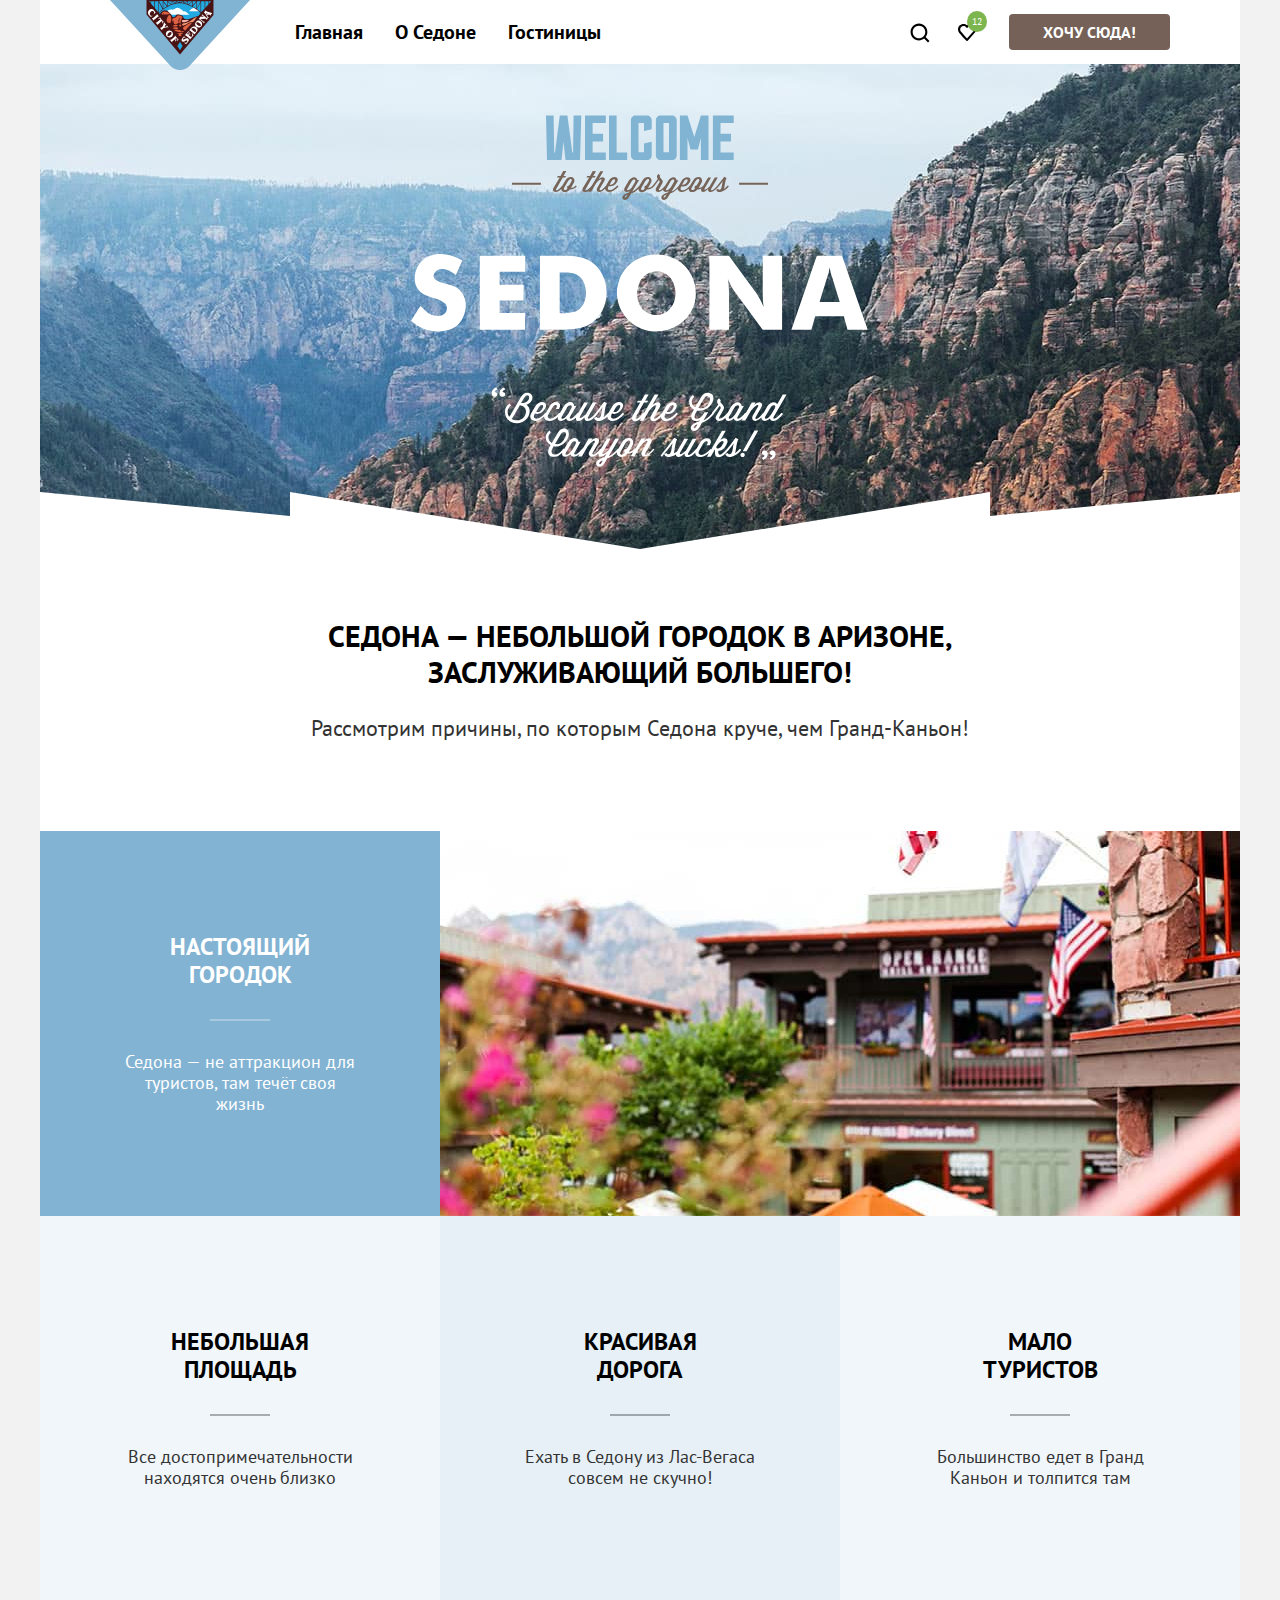
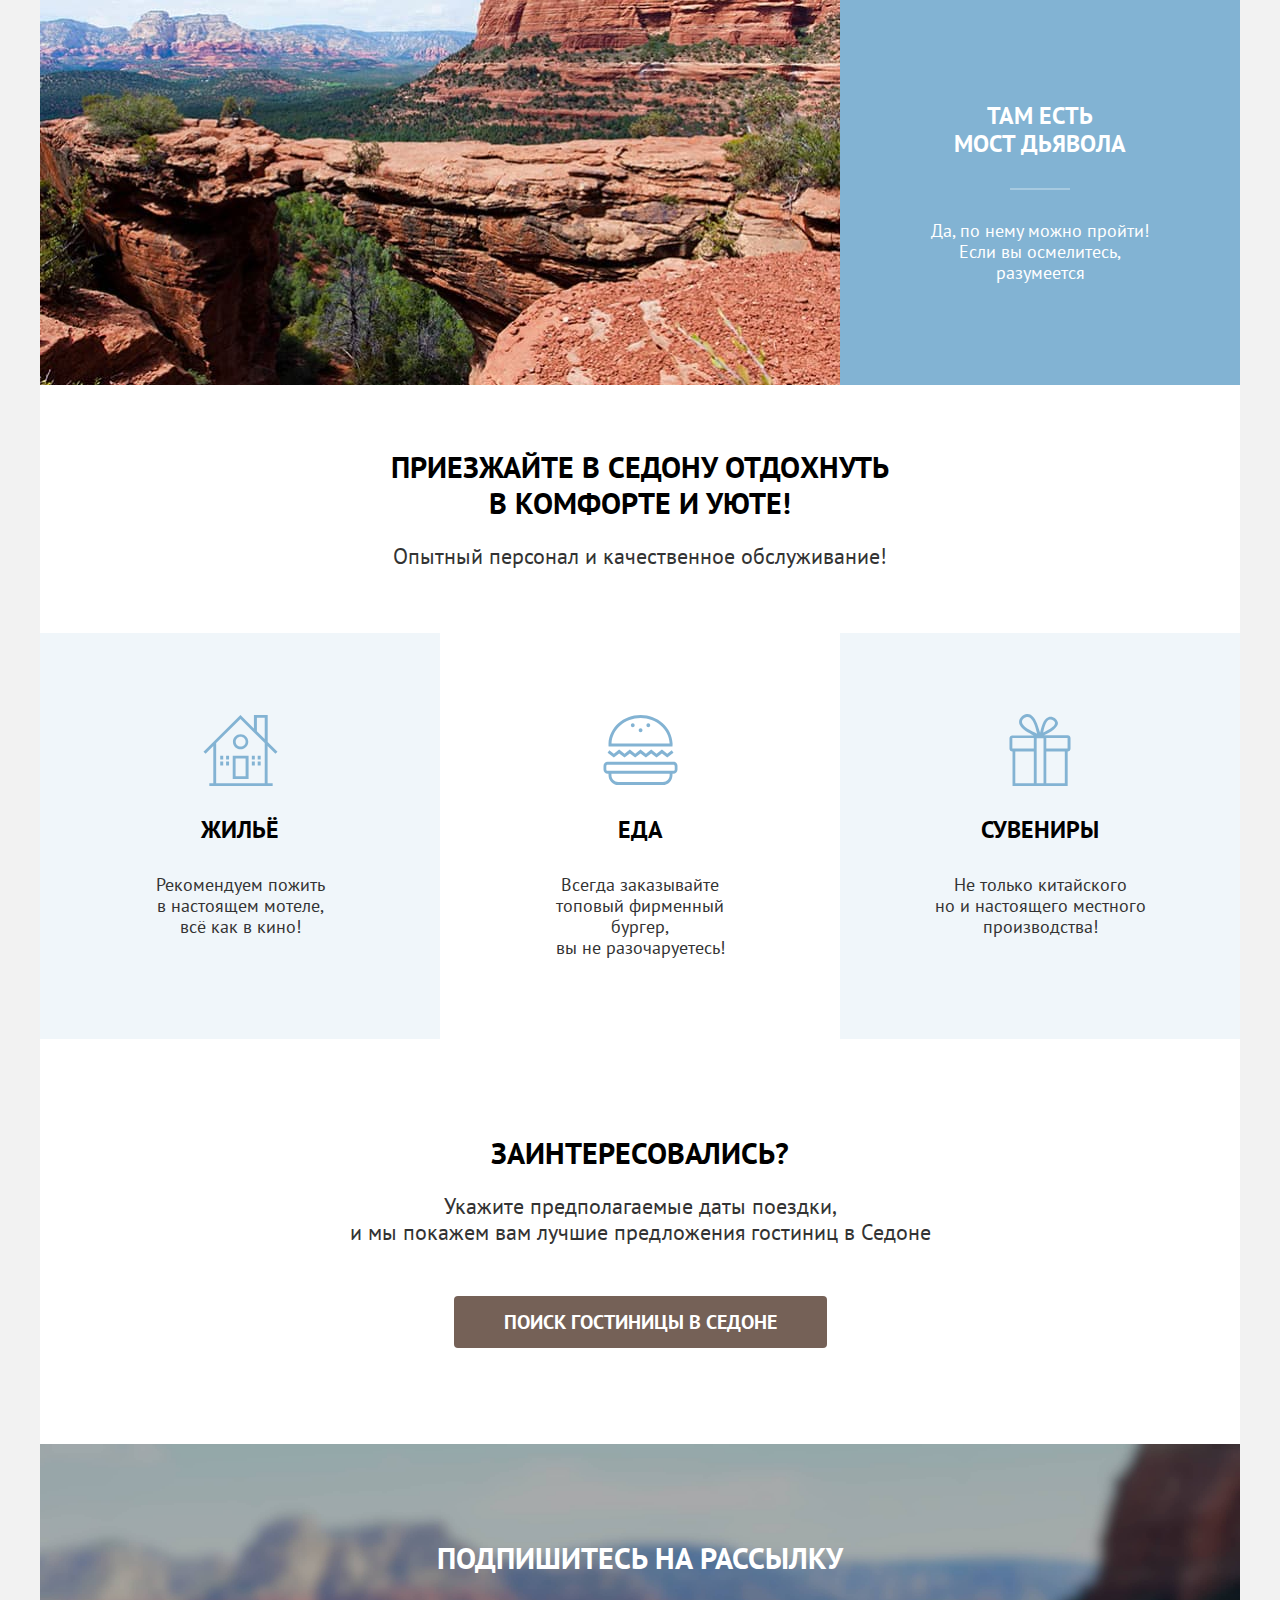
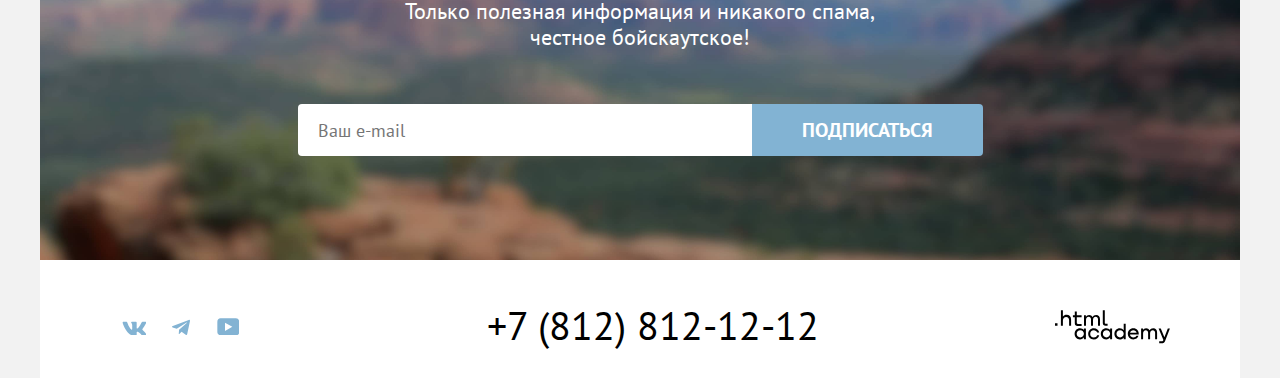
<file: index.html>
<!DOCTYPE html>
<html lang="ru">

<head>
  <meta charset="utf-8">
  <title>HTML Academy: Седона</title>
  <link rel="stylesheet" href="style/style.css">
  <link rel="icon" href="favicon.ico">
  <link rel="icon" type="image/png" href="images/favicon.png">
</head>

<body>
  <div class="container">
    <header class="page-header" data-test="header">
      <nav class="navigation">
        <div class="header-wrapper">
          <a class="logo" href="index.html">
            <img class="header-logo" src="images/logo.svg" width="140" height="70" alt="Логотип Седоны">
          </a>
          <ul class="navigation-list">
            <li class="navigation-item"><a class="navigation-item-link" href="#">Главная</a>
            </li>
            <li class="navigation-item"><a class="navigation-item-link" href="#">О Седоне</a>
            </li>
            <li class="navigation-item"><a class="navigation-item-link" href="catalog.html">Гостиницы</a>
            </li>
          </ul>
          <div class="container-navigation-user">
            <ul class="navigation-user">
              <li class="navigation-user-item"><a class="navigation-user-link navigation-user-search" href="#">
                  <span class="visually-hidden">Поиск</span>
                </a>
              </li>
              <li class="navigation-user-item"><a class="navigation-user-link navigation-user-favourite" href="#">
                  <span class="visually-hidden">Избранное</span>
                </a>
              </li>
            </ul>
            <a class="button button-brown header-button" href="#">Хочу сюда!</a>
          </div>
        </div>
      </nav>
    </header>
    <main class="main-content main-container" data-test="main">
      <section class="hero" data-test="hero">
        <div class="page-container">
          <h1 class="visually-hidden">Седона-небольшой городок в Аризоне</h1>
          <img class="title-img" src="images/welcome.svg" width="458" height="352"
            alt="Welcome to the gorgeus Sedona 'Because the Grand Canyon sucks!'">
        </div>
      </section>
      <section class="advantages" data-test="advantages">
        <h2 class="Преимущества"></h2>
        <p class="advantages-lead">Седона — небольшой городок в Аризоне,<br>
          заслуживающий большего!</p>
        <p class="advantages-lead-subtitle">Рассмотрим причины, по которым Седона круче, чем Гранд-Каньон!</p>
        <ul class="advantages-list">
          <li class="advantages-item advantages-item-1">
            <div class="text-container-img">
              <h3 class="advantages-title advantages-title-1">Настоящий городок</h3>
              <div class="advantages-line-1"></div>
              <p class="advantages-desc advantages-desc-1">Седона — не аттракцион для туристов, там течёт своя жизнь</p>
            </div>
            <img class="advantages-img" src="images/advantages-1.jpg" width="800" height="385" alt="Дом с балконом">
          </li>
        </ul>
        <div class="advantages-container">
          <ul class="advantages-container-items">
            <li class="advantages-item advantages-item-2 advantages-item-color">
              <div class="text-container">
                <h3 class="advantages-title advantages-title-2">Небольшая площадь</h3>
                <div class="advantages-line"></div>
                <p class="advantages-desc advantages-desc-2">Все достопримечательности находятся очень близко</p>
              </div>
            </li>
            <li class="advantages-item advantages-item-3 advantages-item-color">
              <div class="text-container">
                <h3 class="advantages-title advantages-title-3">Красивая <br> дорога</h3>
                <div class="advantages-line"></div>
                <p class="advantages-desc advantages-desc-3">Ехать в Седону из Лас-Вегаса совсем не скучно!</p>
              </div>
            </li>
            <li class="advantages-item advantages-item-4 advantages-item-color">
              <div class="text-container">
                <h3 class="advantages-title advantages-title-4">Мало <br>туристов</h3>
                <div class="advantages-line"></div>
                <p class="advantages-desc advantages-desc-4">Большинство едет в Гранд Каньон и толпится там</p>
              </div>
            </li>
          </ul>
        </div>
        <ul class="advantages-list">
          <li class="advantages-item advantages-item-5">
            <div class="text-container-img">
              <h3 class="advantages-title advantages-title-5">Там есть <br> мост дьявола</h3>
              <div class="advantages-line-5"></div>
              <p class="advantages-desc advantages-desc-5">Да, по нему можно пройти! Если вы осмелитесь, разумеется</p>
            </div>
            <img class="advantages-img" src="images/advantages-2.jpg" width="800" height="385" alt="Скалистая дорога">
          </li>
        </ul>
      </section>
      <section class="infrastucture" data-test="advantages">
        <h2 class="visually-hidden">Инфраструктура</h2>
        <p class="infrastucture-lead">Приезжайте в Седону отдохнуть <br> в комфорте и уюте!</p>
        <p class="infrastucture-lead-subtitle">Опытный персонал и качественное обслуживание!</p>
        <ul class="infrastucture-list">
          <li class="infrastucture-item infrastucture-item-icon infrastucture-item-home">
            <h3 class="infrastucture-title">Жильё</h3>
            <p class="infrastucture-desc">Рекомендуем пожить <br>в настоящем мотеле,<br> всё как в кино!</p>
          </li>
          <li class="infrastucture-item infrastucture-item-icon infrastucture-item-food">
            <h3 class="infrastucture-title">Еда</h3>
            <p class="infrastucture-desc">Всегда заказывайте <br>топовый фирменный бургер,<br> вы не разочаруетесь!</p>
          </li>
          <li class="infrastucture-item infrastucture-item-icon infrastucture-item-sovereign">
            <h3 class="infrastucture-title">Сувениры</h3>
            <p class="infrastucture-desc">Не только китайского <br>но и настоящего местного <br>производства!</p>
          </li>
        </ul>
      </section>
      <section class="search-catalog" data-test="search">
        <h2 class="search-lead">Заинтересовались?</h2>
        <p class="search-lead-subtitle">Укажите предполагаемые даты поездки,<br>и мы покажем вам лучшие предложения
          гостиниц в Седоне</p>
        <a class="button button-brown search-button" href="#">Поиск гостиницы в Седоне</a>
      </section>
      <section class="subscribe" data-test="subscribe">
        <h2 class="subscribe-title">Подпишитесь на рассылку</h2>
        <p class="subscribe-subtitle">Только полезная информация и никакого спама, <br>честное бойскаутское!</p>
        <form class="form-subscribe" action="https://echo.htmlacademy.ru/">
          <input class="field field-index" type="email" name="email" placeholder="Ваш e-mail" required>
          <button class=" button-blue subscribe-button" type="submit">Подписаться</button>
        </form>
      </section>
    </main>
    <footer class="page-footer" data-test="footer">
      <div class="social-footer">
        <ul class="social-list">
          <li class="social-item">
            <span class="visually-hidden">Вконтакте</span>
            <a class="social-link" href="https://vk.com/htmlacademy">
              <svg aria-hidden="true" focusable="false" xmlns="http://www.w3.org/2000/svg" width="24" height="14"
                fill="#83B3D3">
                <path
                  d="M24.116 1.804c.166-.546 0-.948-.795-.948h-2.625c-.668 0-.976.347-1.143.73 0 0-1.335 3.196-3.226 5.272-.612.602-.89.793-1.224.793-.167 0-.418-.19-.418-.738V1.804c0-.656-.184-.948-.74-.948H9.817c-.417 0-.668.304-.668.593 0 .621.946.765 1.043 2.513V7.76c0 .833-.153.984-.487.984-.89 0-3.055-3.21-4.34-6.885-.249-.715-.5-1.003-1.172-1.003H1.566c-.75 0-.9.347-.9.73 0 .682.89 4.07 4.145 8.551 2.17 3.06 5.225 4.72 8.008 4.72 1.67 0 1.875-.369 1.875-1.004V11.54c0-.737.158-.884.687-.884.39 0 1.057.192 2.615 1.667 1.78 1.75 2.073 2.533 3.075 2.533h2.625c.75 0 1.126-.368.91-1.096-.238-.724-1.088-1.775-2.215-3.022-.612-.71-1.53-1.475-1.809-1.858-.389-.49-.278-.71 0-1.147 0 0 3.2-4.426 3.533-5.929h.001Z" />
              </svg>
            </a>
          </li>
          <li class="social-item">
            <span class="visually-hidden">Телеграм</span>
            <a class="social-link" href="https://t.me/htmlacademy">
              <svg aria-hidden="true" focusable="false" xmlns="http://www.w3.org/2000/svg" width="18" height="16"
                fill="#83B3D3">
                <path
                  d="M16.785.956.84 7.104C-.248 7.541-.24 8.148.64 8.42l4.094 1.277 9.472-5.976c.448-.272.857-.126.52.173l-7.673 6.925H7.05l.002.001-.283 4.22c.414 0 .597-.19.829-.414l1.988-1.934 4.136 3.055c.762.42 1.31.205 1.5-.706l2.715-12.795c.278-1.114-.425-1.618-1.153-1.29Z" />
              </svg>
            </a>
          </li>
          <li class="social-item">
            <span class="visually-hidden">Ютуб</span>
            <a class="social-link" href="https://www.youtube.com/user/htmlacademyru">
              <svg aria-hidden="true" focusable="false" xmlns="http://www.w3.org/2000/svg" width="22" height="17"
                fill="#83B3D3">
                <path
                  d="M18.94.356H3.507C1.647.356.333 1.95.333 3.756V13.85c0 1.913 1.314 3.506 3.174 3.506H19.16c1.642 0 3.174-1.593 3.174-3.4v-10.2c-.219-1.806-1.532-3.4-3.393-3.4ZM7.995 12.894V4.819l7.333 4.037-7.333 4.038Z" />
              </svg>
            </a>
          </li>
        </ul>
      </div>
      <div class="phone-footer">
        <h3 class="visually-hidden">Телефон</h3>
        <a class="phone" href="tel:+78128121212">+7 (812) 812-12-12 </a>
      </div>
      <div class="copyright-footer">
        <a class="copyright" href="https://htmlacademy.ru">
          <span class="visually-hidden">Сайт HTML академии</span>
          <svg aria-hidden="true" focusable="false" xmlns="http://www.w3.org/2000/svg" width="115" height="34"
            fill="#000">
            <path
              d="M0 13.256v2.6h2.5v-2.6H0ZM11.6 4.856c-1.6 0-2.8.7-3.6 1.7h-.1v-6.2h-2v15.5h2v-5.3c0-2.1 1.3-3.6 3.3-3.6 1.8 0 2.9 1.4 2.9 3.2v5.7h2v-6.1c.1-3-1.8-4.9-4.5-4.9ZM26.6 5.156h-4.8v-3.7h-2v3.8h-1.9v2h1.9v6c0 1.7 1 2.7 2.7 2.7h4.1v-2h-3.7c-.7 0-1.1-.4-1.1-1.1v-5.7h4.8v-2ZM41.1 4.956c-1.6 0-2.9.8-3.5 2.1h-.1c-.6-1.2-1.8-2.1-3.4-2.1-1.4 0-2.5.8-3.1 1.8h-.1v-1.6H29v10.6h2v-5.4c0-2 1-3.5 2.6-3.5 1.5 0 2.4 1 2.4 2.6v6.3h2v-5.6c0-2.4 1.4-3.3 2.6-3.3 1.5 0 2.4 1 2.4 2.6v6.3h2v-6.5c.1-2.5-1.4-4.3-3.9-4.3ZM47.8 13.056c0 1.7 1 2.7 2.8 2.7h2v-2h-1.7c-.7 0-1.1-.4-1.1-1.1V.356h-2v12.7ZM28.9 20.056c-.9-1.1-2.2-1.8-3.9-1.8-3.1 0-5.4 2.3-5.4 5.6s2.3 5.6 5.4 5.6c1.8 0 3-.8 3.8-1.9h.1v1.6h2v-10.6h-2v1.5Zm-3.6 7.4c-2.2 0-3.6-1.6-3.6-3.6s1.4-3.6 3.6-3.6 3.6 1.6 3.6 3.6c0 1.9-1.4 3.6-3.6 3.6ZM44.2 22.356c-.5-2.4-2.6-4.1-5.4-4.1-3.4 0-5.6 2.5-5.6 5.6 0 3.1 2.2 5.6 5.6 5.6 2.8 0 4.9-1.8 5.4-4.2h-2.1c-.4 1.3-1.7 2.3-3.3 2.3-2.2 0-3.6-1.6-3.6-3.6s1.4-3.6 3.6-3.6c1.6 0 2.8 1 3.3 2.2h2.1v-.2ZM55.1 20.056c-.9-1.1-2.2-1.8-3.9-1.8-3.1 0-5.4 2.3-5.4 5.6s2.3 5.6 5.4 5.6c1.8 0 3-.8 3.8-1.9h.1v1.6h2v-10.6h-2v1.5Zm-3.6 7.4c-2.2 0-3.6-1.6-3.6-3.6s1.4-3.6 3.6-3.6 3.6 1.6 3.6 3.6c0 1.9-1.5 3.6-3.6 3.6ZM68.7 20.156c-.9-1.1-2.2-1.9-3.9-1.9-3.1 0-5.4 2.3-5.4 5.6s2.2 5.6 5.4 5.6c1.7 0 3-.8 3.8-1.8h.1v1.5h2v-15.4h-2v6.4Zm-3.6 7.3c-2.2 0-3.6-1.6-3.6-3.6s1.4-3.6 3.6-3.6 3.6 1.6 3.6 3.6c-.1 2-1.5 3.6-3.6 3.6ZM78.3 18.256c-3.3 0-5.5 2.5-5.5 5.6 0 3 2.1 5.6 5.5 5.6 2.5 0 4.5-1.3 5.2-3.6h-2.1c-.5 1-1.6 1.6-3 1.6-1.9 0-3.3-1.3-3.4-2.9h8.8c.2-3.6-2-6.3-5.5-6.3Zm0 1.9c1.7 0 3 1 3.3 2.6h-6.5c.3-1.5 1.5-2.6 3.2-2.6ZM98.2 18.256c-1.6 0-2.9.8-3.6 2h-.1c-.6-1.2-1.8-2-3.4-2-1.4 0-2.5.7-3.1 1.8v-1.5h-1.9v10.6h2v-5.4c0-2 1-3.4 2.6-3.5 1.5 0 2.4 1 2.4 2.6v6.3h2v-5.6c0-2.4 1.4-3.3 2.6-3.3 1.5 0 2.4 1 2.4 2.6v6.3h2v-6.5c.1-2.6-1.4-4.4-3.9-4.4ZM109.4 27.356l-3.6-8.9h-2.2l4.8 11.6c-.3.9-.7 1.2-1.7 1.2h-2.5v2h2.5c1.8 0 2.8-.8 3.5-2.6l4.7-12.2h-2.1l-3.4 8.9Z" />
          </svg>
        </a>
      </div>
    </footer>
    <div class="modal-container">
      <div class="modal-container modal-container-close">
        <div class="modal modal-auth">
          <button class="modal-close-button" type="button">
            <span class="visually-hidden">Закрыть</span>
          </button>
          <section class="modal-content">
            <h2 class="modal-title">Поиск гостиницы в Седоне</h2>
            <form class="search-form" action="https://echo.htmlacademy.ru/" method="post">
              <div class="modal-form-container">
                <label class="label-check-in label-text" for="check-in">Дата Заезда:</label>
                <input class="date-check-in modal-input input-date" type="text" name="check-in"
                  placeholder="Укажите дату" required id="check-in" value="27 апреля 2020">
                <span class="notification-check-in">Мы не можем отправить вас в прошлое.</span>
              </div>
              <div class="modal-form-container">
                <label class="label-departure label-text" for="departure">Дата Выезда:</label>
                <input class="date-departure modal-input input-date" type="text" name="departure"
                  placeholder="Укажите дату" required id="departure" value="1 сентября 2023">
                <span class="notification-departure">На эти даты есть свободные номера. Пока есть.</span>
              </div>
              <div class="modal-form-container adults-child-container">
                <label class="label-adults label-text" for="adults">Взрослые:</label>
                <input class="adults modal-input" type="text" name="adults" id="adults" value="2" required>
                <button class="button-minus button-minus-adults" type="button"><svg width="20" height="20"
                    viewBox="0 0 20 20" xmlns="http://www.w3.org/2000/svg">
                    <path d="M3 9V11H17V9H3Z" />
                  </svg>
                </button>
                <button class="button-plus button-plus-adults" type="button">
                  <svg width="14" height="14" xmlns="http://www.w3.org/2000/svg">
                    <path d="M14 6H8V0H6V6H0V8H6V14H8V8H14V6Z" />
                  </svg>
                </button>
                <label class="label-child label-text" for="child">Дети:</label>
                <span class="tooltip"><button class="tooltip-toggle" type="button">
                    <svg aria-hidden="true" focusable="false" width="20" height="20" viewBox="0 0 20 20"
                      xmlns="http://www.w3.org/2000/svg">
                      <path fill-rule="evenodd" clip-rule="evenodd" d="M9 4H11V6H9V4ZM11 16H9V7H11V16Z" fill="white" />
                    </svg>
                  </button>
                  <span class="tooltip-text">Укажите количество детей, которые будут с вами, возраст которых от 6 до 18
                    лет. Дети до 6 лет размещаются бесплатно</span>
                </span>
                <input class="child modal-input" type="text" name="child" id="child" value="2" required>
                <button class="button-minus button-minus-child" type="button"><svg width="20" height="20"
                    xmlns="http://www.w3.org/2000/svg">
                    <path d="M3 9V11H17V9H3Z" />
                  </svg>
                </button>
                <button class="button-plus button-plus-child" type="button">
                  <svg width="14" height="14" viewBox="0 0 14 14" xmlns="http://www.w3.org/2000/svg">
                    <path d="M14 6H8V0H6V6H0V8H6V14H8V8H14V6Z" />
                  </svg>
                </button>

              </div>
            </form>
            <button class="button button-blue button-modal" type="button">Найти</button>
          </section>
        </div>
      </div>
    </div>
  </div>
</body>

</html>
</file>
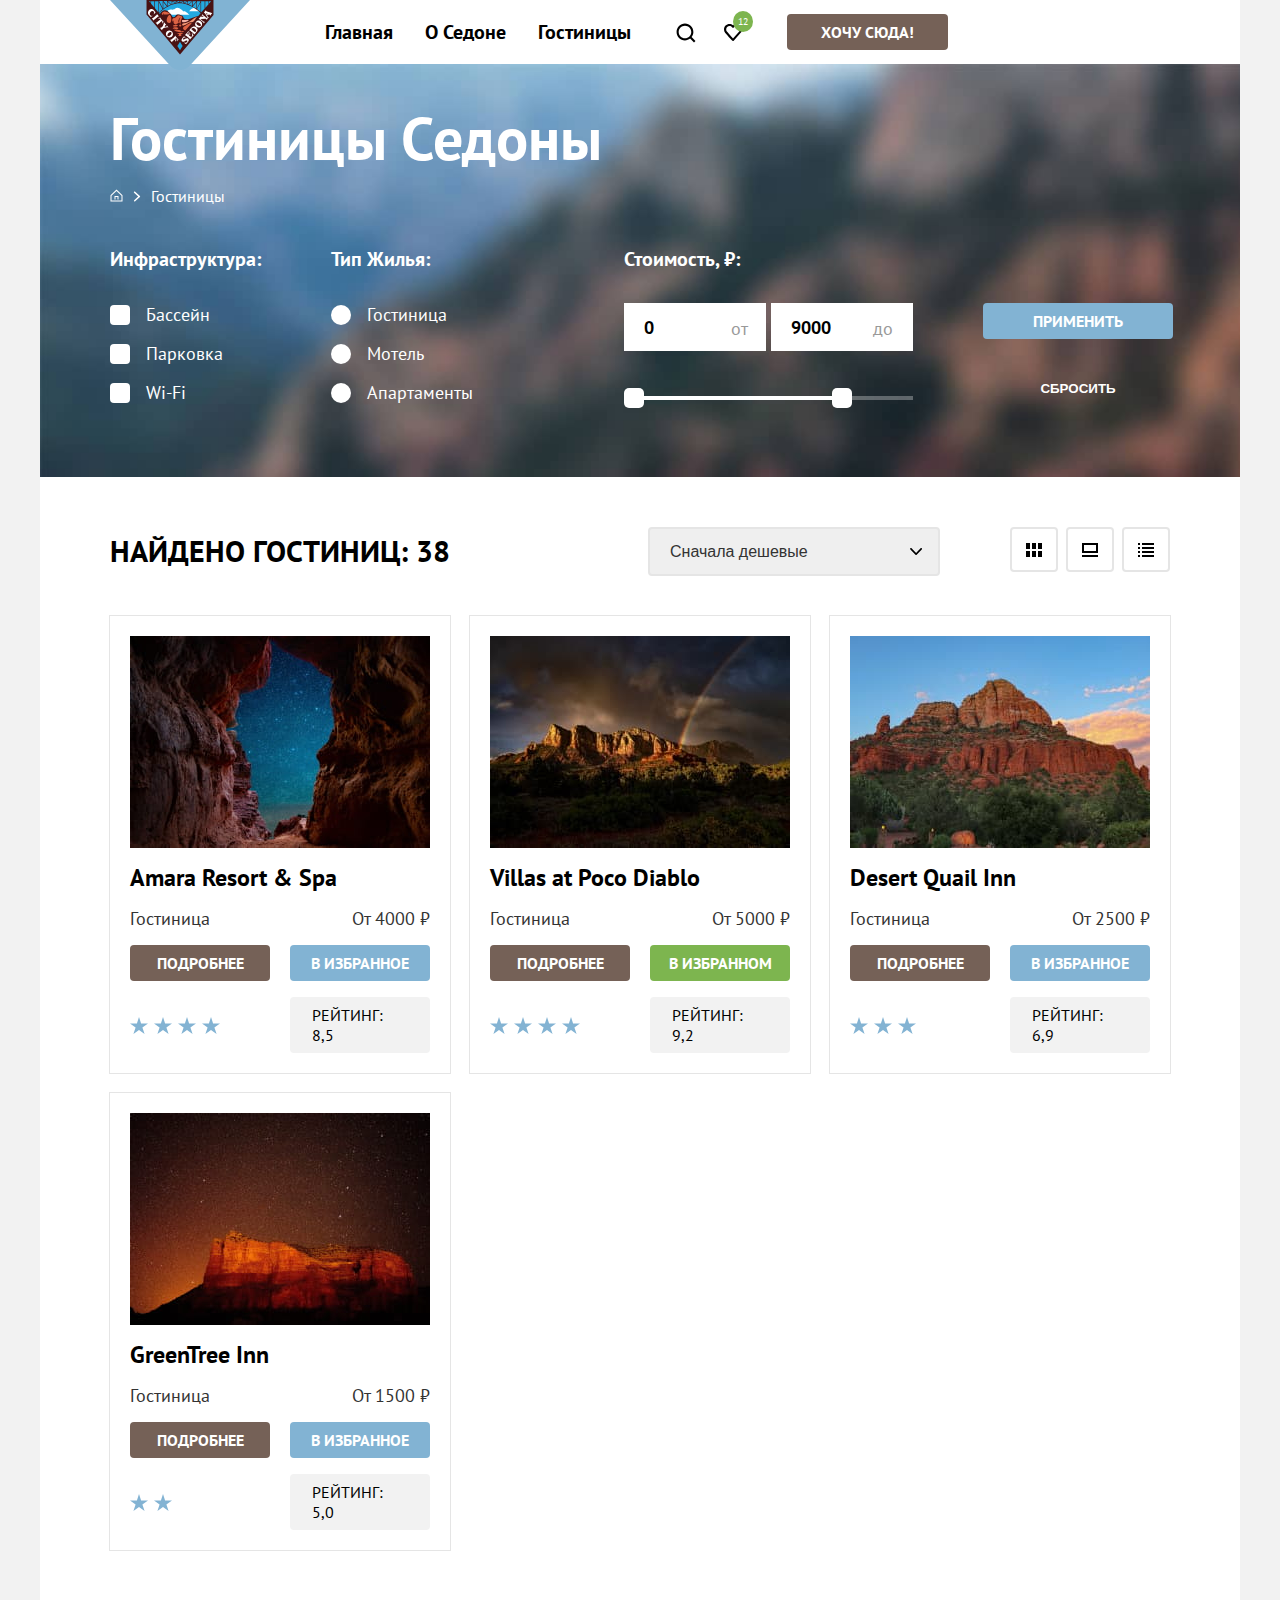
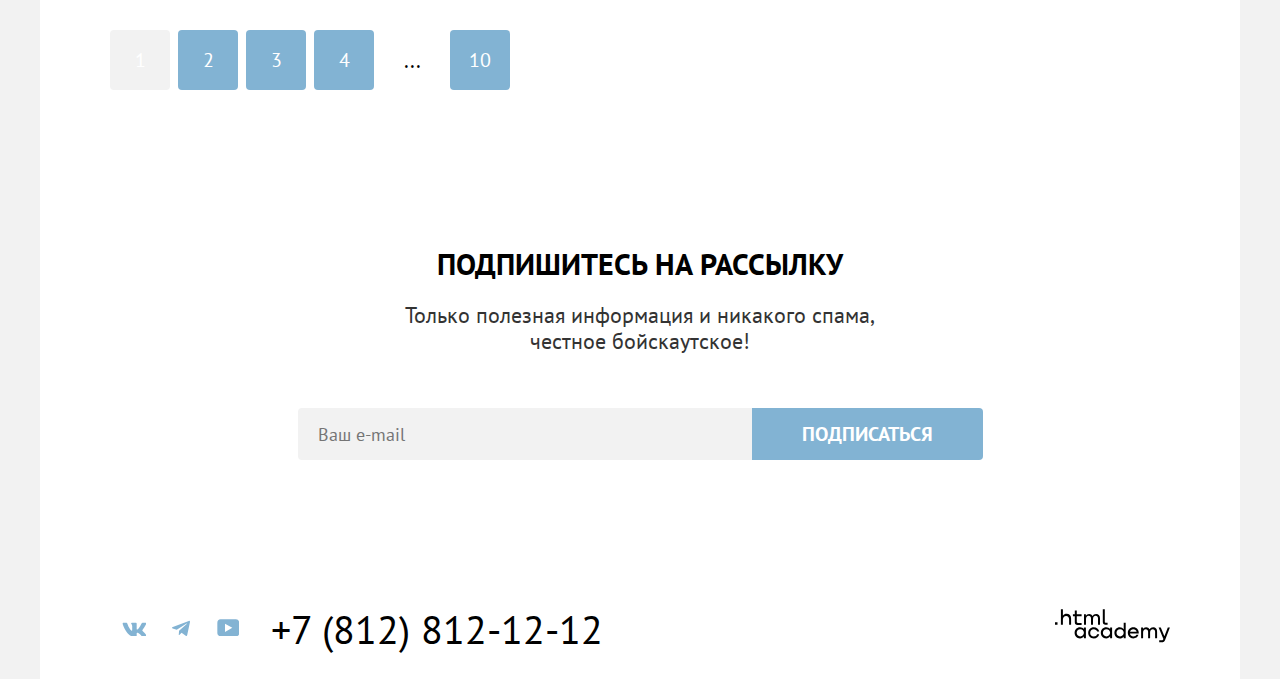
<file: catalog.html>
<!DOCTYPE html>
<html lang="ru">

<head>
  <meta charset="utf-8">
  <title>HTML Academy: Седона</title>
  <link rel="stylesheet" href="style/style.css">
 <link rel="icon" href="images/favicon.png">
</head>

<body>
  <div class="container">
    <header class="page-header" data-test="header">
      <nav class="navigation">
        <a class="logo" href="index.html">
          <img class="header-logo" src="images/logo.svg" width="140" height="70" alt="Логотип Седоны">
        </a>
        <ul class="navigation-list">
          <li class="navigation-item"><a class="navigation-item-link" href="#">Главная</a>
          </li>
          <li class="navigation-item"><a class="navigation-item-link" href="#">О Седоне</a>
          </li>
          <li class="navigation-item"><a class="navigation-item-link" href="catalog.html">Гостиницы</a>
          </li>
        </ul>
        <ul class="navigation-user">
          <li class="navigation-user-item"><a class="navigation-user-link navigation-user-search" href="#">
              <span class="visually-hidden">Поиск</span>
            </a>
          </li>
          <li class="navigation-user-item"><a class="navigation-user-link navigation-user-favourite" href="#">
              <span class="visually-hidden">Избранное</span>
            </a>
          </li>
        </ul>
        <a class="button button-brown header-button" href="#">Хочу сюда!</a>
      </nav>
    </header>
    <main class="main-inner" data-test="main">
      <section class="hotel-selection" data-test=" filter">
        <h1 class="inner-header-title">Гостиницы Седоны</h1>
        <ul class="breadcrumbs">
          <li class="breadcrumbs-item">
            <a class="breadcrumbs-link" href="index.html"><span class="visually-hidden">Главная</span>
              <svg aria-hidden="true" focusable="false" width="13" height="13" viewBox="0 0 13 13" fill="white"
                xmlns="http://www.w3.org/2000/svg">
                <path
                  d="M6.5 0.5L0.5 6.30006V12.5001H12.5V6.30006L6.5 0.5ZM11.5 11.5001H1.5V6.70005L6.5 1.9L11.5 6.70005V11.5001Z" />
                <path d="M4.5 10.5001H5.5V8.00005H7.5V10.5001H8.5V7.00005H4.5V10.5001Z" />
              </svg>
            </a>
          </li>
          <li class="breadcrumbs-item">
            <a class="breadcrumbs-link" href="catalog.html">
              <span class="visually-hidden">Указатель</span>
              <svg aria-hidden="true" focusable="false" width="8" height="11" viewBox="0 0 8 11" fill="white"
                xmlns="http://www.w3.org/2000/svg">
                <path
                  d="M6.91526 4.96875L2.16526 0.71875C1.91526 0.46875 1.41526 0.46875 1.04026 0.71875C0.665263 0.96875 0.790263 1.46875 1.04026 1.71875L5.16526 5.46875L1.16526 9.21875C0.915263 9.46875 0.915263 9.96875 1.16526 10.2188C1.16526 10.3438 1.54026 10.4688 1.66526 10.4688C1.79026 10.4688 2.04026 10.3438 2.16526 10.2188L6.91526 5.96875C7.29026 5.71875 7.29026 5.21875 6.91526 4.96875Z" />
              </svg>
            </a>
          </li>
          <li class="breadcrumbs-item">
            <a class="breadcrumbs-link" href="catalog.html">Гостиницы</a>
          </li>
        </ul>
        <div class="infrastucture-container">
          <form action="https://echo.htmlacademy.ru/" method="get">
            <fieldset class="infrastucture-selection">
              <legend class="infrastucture-selection-title">Инфраструктура:</legend>
              <ul class="infrastucture-selection-list">
                <li class="infrastucture-selection-item">
                  <label class="control">
                    <input class="visually-hidden control-input" type="checkbox" name="waterpool">
                    <span class="control-label">Бассейн
                      <span class="control-mark"></span></span>
                  </label>
                </li>
                <li class="infrastucture-selection-item">
                  <label class="control">
                    <input class="visually-hidden control-input" type="checkbox" name="parking">
                    <span class="control-label">Парковка
                      <span class="control-mark"></span></span>
                  </label>
                </li>
                <li class="infrastucture-selection-item">
                  <label class="control">
                    <input class="visually-hidden control-input" type="checkbox" name="wi-fi">
                    <span class="control-label">Wi-Fi
                      <span class="control-mark"></span></span>
                  </label>
                </li>
              </ul>
            </fieldset>
          </form>
          <form action="https://echo.htmlacademy.ru/" method="get">
            <fieldset class="housing-selection">
              <legend class="housing-selection-title">Тип Жилья:</legend>
              <ul class="housing-selection-list">
                <li class="hotel-selection-item">
                  <label class="control">
                    <input class="visually-hidden control-input" type="radio" name="hotel" value="hotel"><span
                      class="control-label">Гостиница
                      <span class="control-mark"></span></span>
                  </label>
                </li>
                <li class="hotel-selection-item">
                  <label class="control">
                    <input class="visually-hidden control-input" type="radio" name="motel" value="motel"><span
                      class="control-label">Мотель
                      <span class="control-mark"></span></span>
                  </label>
                </li>
                <li class="hotel-selection-item">
                  <label class="control">
                    <input class="visually-hidden control-input" type="radio" name="housing" value="apartments"><span
                      class="control-label">Апартаменты
                      <span class="control-mark"></span></span>
                  </label>
                </li>
              </ul>
            </fieldset>
          </form>
          <form action="https://echo.htmlacademy.ru/" method="get">
            <fieldset class="housing-selection housing-price">
              <legend class="housing-selection-title">Стоимость, ₽:</legend>
              <span class="visually-hidden">От</span>
              <input class="range-price" type="number" name="min-price" value="0" placeholder="от">
              <span class="placeholder">от</span>
              <span class="visually-hidden">До</span>
              <input class="range-price" type="number" name="max-price" value="9000" placeholder="до">
              <span class="placeholder">до</span>
              <div class="range">
                <div class="range-scale">
                  <div class="range-bar">
                    <button class="range-toggle toggle-min">
                      <span class="visually-hidden">Изменить минимальную цену</span>
                    </button>
                    <button class="range-toggle toggle-max">
                      <span class="visually-hidden">Изменить максимальную цену</span>
                    </button>
                  </div>
                </div>
              </div>
            </fieldset>
          </form>
          <div class="button-apply-reset">
            <button class="button button-blue button-apply" type="button">Применить</button>
            <button class="button button-reset" type="reset">Сбросить</button>
          </div>
        </div>
      </section>
      <section class="hotels-catalog" data-test="catalog">
        <div class="filter-container">
          <h2 class="catalog-title">Найдено гостиниц: 38</h2>
          <div class="select">
            <label>
              <select class="select-control" name="filter-price">
                <option value="min-price">Сначала дешевые</option>
              </select>
            </label>
          </div>
          <ul class=" button-show-cards">
            <li class="button button-show-card">
              <a href="#" class="button-show-link">
                <svg xmlns="http://www.w3.org/2000/svg" width="16" height="14" fill="none">
                  <path fill="#000"
                    d="M4 0H0v6h4V0ZM16 0h-4v6h4V0ZM10 0H6v6h4V0ZM4 8H0v6h4V8ZM16 8h-4v6h4V8ZM10 8H6v6h4V8Z" />
                </svg>
                <span class="visually-hidden">Показать карточки</span>
              </a>
            </li>
            <li class="button button-show-card">
              <a href="#" class="button-show-link">
                <svg xmlns="http://www.w3.org/2000/svg" width="16" height="14" fill="none">
                  <path fill="#000" d="M16 12H0v2h16v-2ZM14 2v6H2V2h12Zm2-2H0v10h16V0Z" />
                </svg>
                <span class="visually-hidden">Показать по одной</span>
              </a>
            </li>
            <li class="button button-show-card">
              <a class="button-show-link" href="#">
                <svg xmlns="http://www.w3.org/2000/svg" width="16" height="14" fill="none">
                  <path fill="#000"
                    d="M2 0H0v2h2V0ZM16 0H4v2h12V0ZM2 4H0v2h2V4ZM16 4H4v2h12V4ZM2 8H0v2h2V8ZM16 8H4v2h12V8ZM2 12H0v2h2v-2ZM16 12H4v2h12v-2Z" />
                </svg>
                <span class="visually-hidden">Показать список</span>
              </a>
            </li>
          </ul>
        </div>
        <ul class="cards-container">

          <li class="hotel-card">
            <a class="hotel-card-img" href="#">
              <img class="catalog-image" src="images/catalog/hotel-1.jpg" width="300" height="212"
                alt="Вид из пещеры на ночное звездное небо">
            </a>
            <h3 class="hotel-name">Amara Resort & Spa</h3>
            <span class="hotel-name-subtitle">Гостиница</span>
            <span class="hotel-price">От 4000 ₽</span>
            <a class="button button-brown button-more-details" href="#">Подробнее</a>
            <button class="button button-blue button-favorite" type="button">В избранное</button>
            <div class="stars star-4"> <span class="visually-hidden"> Отель 4 звезды</span>
              <svg width="18" height="17" viewBox="0 0 18 17" fill="none" xmlns="http://www.w3.org/2000/svg">
                <path d="M9 0L11.1 6.5H18L12.4 10.5L14.6 17L9 13L3.4 17L5.6 10.5L0 6.5H6.9L9 0Z" fill="#83B3D3" />
              </svg>
              <svg width="18" height="17" viewBox="0 0 18 17" fill="none" xmlns="http://www.w3.org/2000/svg">
                <path d="M9 0L11.1 6.5H18L12.4 10.5L14.6 17L9 13L3.4 17L5.6 10.5L0 6.5H6.9L9 0Z" fill="#83B3D3" />
              </svg>
              <svg width="18" height="17" viewBox="0 0 18 17" fill="none" xmlns="http://www.w3.org/2000/svg">
                <path d="M9 0L11.1 6.5H18L12.4 10.5L14.6 17L9 13L3.4 17L5.6 10.5L0 6.5H6.9L9 0Z" fill="#83B3D3" />
              </svg>
              <svg width="18" height="17" viewBox="0 0 18 17" fill="none" xmlns="http://www.w3.org/2000/svg">
                <path d="M9 0L11.1 6.5H18L12.4 10.5L14.6 17L9 13L3.4 17L5.6 10.5L0 6.5H6.9L9 0Z" fill="#83B3D3" />
              </svg>
            </div>
            <p class="hotel-rating">Рейтинг: 8,5</p>
          </li>

          <li class="hotel-card">
            <a class="hotel-card-img" href="#">
              <img class="catalog-image" src="images/catalog/hotel-2.jpg" width="300" height="212"
                alt="Живописный пейзаж с горами, освещенными закатным солнцем">
            </a>
            <h3 class="hotel-name">Villas at Poco Diablo</h3>
            <span class="hotel-name-subtitle">Гостиница</span>
            <span class="hotel-price">От 5000 ₽</span>
            <a class="button button-brown button-more-details" href="#">Подробнее</a>
            <button class="button button-green button-favorite" type="button">В избранном</button>
            <div class="stars star-4">
              <span class="visually-hidden"> Отель 4 звезды</span>
              <svg width="18" height="17" viewBox="0 0 18 17" fill="none" xmlns="http://www.w3.org/2000/svg">
                <path d="M9 0L11.1 6.5H18L12.4 10.5L14.6 17L9 13L3.4 17L5.6 10.5L0 6.5H6.9L9 0Z" fill="#83B3D3" />
              </svg>
              <svg width="18" height="17" viewBox="0 0 18 17" fill="none" xmlns="http://www.w3.org/2000/svg">
                <path d="M9 0L11.1 6.5H18L12.4 10.5L14.6 17L9 13L3.4 17L5.6 10.5L0 6.5H6.9L9 0Z" fill="#83B3D3" />
              </svg>
              <svg width="18" height="17" viewBox="0 0 18 17" fill="none" xmlns="http://www.w3.org/2000/svg">
                <path d="M9 0L11.1 6.5H18L12.4 10.5L14.6 17L9 13L3.4 17L5.6 10.5L0 6.5H6.9L9 0Z" fill="#83B3D3" />
              </svg>
              <svg width="18" height="17" viewBox="0 0 18 17" fill="none" xmlns="http://www.w3.org/2000/svg">
                <path d="M9 0L11.1 6.5H18L12.4 10.5L14.6 17L9 13L3.4 17L5.6 10.5L0 6.5H6.9L9 0Z" fill="#83B3D3" />
              </svg>
            </div>
            <p class="hotel-rating">Рейтинг: 9,2</p>
          </li>

          <li class="hotel-card">
             <a class="hotel-card-img" href="#">
              <img class="catalog-img" src="images/catalog/hotel-3.jpg" width="300" height="212"
                alt="Скалистый холм на фоне закатного неба">
            </a>
            <h3 class="hotel-name">Desert Quail Inn</h3>
            <span class="hotel-name-subtitle">Гостиница</span>
            <span class="hotel-price">От 2500 ₽</span>
            <a class="button button-brown button-more-details" href="#">Подробнее</a>
            <button class="button button-blue button-favorite" type="button">В избранное</button>
            <div class="stars star-3"> <span class="visually-hidden"> Отель 3 звезды</span>
              <svg width="18" height="17" viewBox="0 0 18 17" fill="none" xmlns="http://www.w3.org/2000/svg">
                <path d="M9 0L11.1 6.5H18L12.4 10.5L14.6 17L9 13L3.4 17L5.6 10.5L0 6.5H6.9L9 0Z" fill="#83B3D3" />
              </svg>
              <svg width="18" height="17" viewBox="0 0 18 17" fill="none" xmlns="http://www.w3.org/2000/svg">
                <path d="M9 0L11.1 6.5H18L12.4 10.5L14.6 17L9 13L3.4 17L5.6 10.5L0 6.5H6.9L9 0Z" fill="#83B3D3" />
              </svg>
              <svg width="18" height="17" viewBox="0 0 18 17" fill="none" xmlns="http://www.w3.org/2000/svg">
                <path d="M9 0L11.1 6.5H18L12.4 10.5L14.6 17L9 13L3.4 17L5.6 10.5L0 6.5H6.9L9 0Z" fill="#83B3D3" />
              </svg>
            </div>
            <p class="hotel-rating">Рейтинг: 6,9</p>
          </li>

          <li class="hotel-card">
             <a class="hotel-card-img" href="#">
              <img class="catalog-img" src="images/catalog/hotel-4.jpg" width="300" height="212"
                alt="Скала на фоне звёздного ночного неба">
            </a>
            <h3 class="hotel-name">GreenTree Inn</h3>
            <span class="hotel-name-subtitle">Гостиница</span>
            <span class="hotel-price">От 1500 ₽</span>
            <a class="button button-brown button-more-details" href="#">Подробнее</a>
            <button class="button button-blue button-favorite" type="button">В избранное</button>
            <div class="stars star-2"> <span class="visually-hidden"> Отель 2 звезды</span>
              <svg width="18" height="17" viewBox="0 0 18 17" fill="none" xmlns="http://www.w3.org/2000/svg">
                <path d="M9 0L11.1 6.5H18L12.4 10.5L14.6 17L9 13L3.4 17L5.6 10.5L0 6.5H6.9L9 0Z" fill="#83B3D3" />
              </svg>
              <svg width="18" height="17" viewBox="0 0 18 17" fill="none" xmlns="http://www.w3.org/2000/svg">
                <path d="M9 0L11.1 6.5H18L12.4 10.5L14.6 17L9 13L3.4 17L5.6 10.5L0 6.5H6.9L9 0Z" fill="#83B3D3" />
              </svg>
            </div>
            <p class="hotel-rating">Рейтинг: 5,0</p>
          </li>
        </ul>

        <ul class="pagination">
          <li class="pagination-item">
            <a class="pagination-link pagination-current" href="#">1</a>
          </li>
          <li class="pagination-item">
            <a class="pagination-link" href="#">2</a>
          </li>
          <li class="pagination-item">
            <a class="pagination-link" href="#">3</a>
          </li>
          <li class="pagination-item">
            <a class="pagination-link" href="#">4</a>
          </li>
          <li class="pagination-item">
            <span class="pagination-more">...</span>
          </li>
          <li class="pagination-item">
            <a class="pagination-link" href="#">10</a>
          </li>
        </ul>
      </section>
      <section class="subscribe-catalog" data-test="subscribe">
        <h2 class="subscribe-title-catalog">Подпишитесь на рассылку</h2>
        <p class="subscribe-subtitle-catalog">Только полезная информация и никакого спама,<br> честное бойскаутское!</p>
        <form class="form-subscribe" action="https://echo.htmlacademy.ru/">
          <input class="field field-catalog" type="email" name="email" placeholder="Ваш e-mail">
          <button class="button-blue subscribe-button" type="button">Подписаться</button>
        </form>
      </section>
    </main>

    <footer class="page-footer" data-test="footer">
      <ul class="social-list">
        <li class="social-item">
          <span class="visually-hidden">Вконтакте</span>
          <a class="social-link" href="https://vk.com/htmlacademy">
            <svg aria-hidden="true" focusable="false" xmlns="http://www.w3.org/2000/svg" width="24" height="14"
              fill="#83B3D3">
              <path
                d="M24.116 1.804c.166-.546 0-.948-.795-.948h-2.625c-.668 0-.976.347-1.143.73 0 0-1.335 3.196-3.226 5.272-.612.602-.89.793-1.224.793-.167 0-.418-.19-.418-.738V1.804c0-.656-.184-.948-.74-.948H9.817c-.417 0-.668.304-.668.593 0 .621.946.765 1.043 2.513V7.76c0 .833-.153.984-.487.984-.89 0-3.055-3.21-4.34-6.885-.249-.715-.5-1.003-1.172-1.003H1.566c-.75 0-.9.347-.9.73 0 .682.89 4.07 4.145 8.551 2.17 3.06 5.225 4.72 8.008 4.72 1.67 0 1.875-.369 1.875-1.004V11.54c0-.737.158-.884.687-.884.39 0 1.057.192 2.615 1.667 1.78 1.75 2.073 2.533 3.075 2.533h2.625c.75 0 1.126-.368.91-1.096-.238-.724-1.088-1.775-2.215-3.022-.612-.71-1.53-1.475-1.809-1.858-.389-.49-.278-.71 0-1.147 0 0 3.2-4.426 3.533-5.929h.001Z" />
            </svg>
          </a>
        </li>
        <li class="social-item">
          <span class="visually-hidden">Телеграм</span>
          <a class="social-link" href="https://t.me/htmlacademy">
            <svg aria-hidden="true" focusable="false" xmlns="http://www.w3.org/2000/svg" width="18" height="16"
              fill="#83B3D3">
              <path
                d="M16.785.956.84 7.104C-.248 7.541-.24 8.148.64 8.42l4.094 1.277 9.472-5.976c.448-.272.857-.126.52.173l-7.673 6.925H7.05l.002.001-.283 4.22c.414 0 .597-.19.829-.414l1.988-1.934 4.136 3.055c.762.42 1.31.205 1.5-.706l2.715-12.795c.278-1.114-.425-1.618-1.153-1.29Z" />
            </svg>
          </a>
        </li>
        <li class="social-item">
          <span class="visually-hidden">Ютуб</span>
          <a class="social-link" href="https://www.youtube.com/user/htmlacademyru">
            <svg aria-hidden="true" focusable="false" xmlns="http://www.w3.org/2000/svg" width="22" height="17"
              fill="#83B3D3">
              <path
                d="M18.94.356H3.507C1.647.356.333 1.95.333 3.756V13.85c0 1.913 1.314 3.506 3.174 3.506H19.16c1.642 0 3.174-1.593 3.174-3.4v-10.2c-.219-1.806-1.532-3.4-3.393-3.4ZM7.995 12.894V4.819l7.333 4.037-7.333 4.038Z" />
            </svg>
          </a>
        </li>
      </ul>
      <h3 class="visually-hidden">Телефон</h3>
      <a class="phone" href="tel:+78128121212">+7 (812) 812-12-12</a>
      <a class="copyright" href="https://htmlacademy.ru">
        <span class="visually-hidden">Сайт HTML академии</span>
        <svg aria-hidden="true" focusable="false" xmlns="http://www.w3.org/2000/svg" width="115" height="34"
          fill="#000">
          <path
            d="M0 13.256v2.6h2.5v-2.6H0ZM11.6 4.856c-1.6 0-2.8.7-3.6 1.7h-.1v-6.2h-2v15.5h2v-5.3c0-2.1 1.3-3.6 3.3-3.6 1.8 0 2.9 1.4 2.9 3.2v5.7h2v-6.1c.1-3-1.8-4.9-4.5-4.9ZM26.6 5.156h-4.8v-3.7h-2v3.8h-1.9v2h1.9v6c0 1.7 1 2.7 2.7 2.7h4.1v-2h-3.7c-.7 0-1.1-.4-1.1-1.1v-5.7h4.8v-2ZM41.1 4.956c-1.6 0-2.9.8-3.5 2.1h-.1c-.6-1.2-1.8-2.1-3.4-2.1-1.4 0-2.5.8-3.1 1.8h-.1v-1.6H29v10.6h2v-5.4c0-2 1-3.5 2.6-3.5 1.5 0 2.4 1 2.4 2.6v6.3h2v-5.6c0-2.4 1.4-3.3 2.6-3.3 1.5 0 2.4 1 2.4 2.6v6.3h2v-6.5c.1-2.5-1.4-4.3-3.9-4.3ZM47.8 13.056c0 1.7 1 2.7 2.8 2.7h2v-2h-1.7c-.7 0-1.1-.4-1.1-1.1V.356h-2v12.7ZM28.9 20.056c-.9-1.1-2.2-1.8-3.9-1.8-3.1 0-5.4 2.3-5.4 5.6s2.3 5.6 5.4 5.6c1.8 0 3-.8 3.8-1.9h.1v1.6h2v-10.6h-2v1.5Zm-3.6 7.4c-2.2 0-3.6-1.6-3.6-3.6s1.4-3.6 3.6-3.6 3.6 1.6 3.6 3.6c0 1.9-1.4 3.6-3.6 3.6ZM44.2 22.356c-.5-2.4-2.6-4.1-5.4-4.1-3.4 0-5.6 2.5-5.6 5.6 0 3.1 2.2 5.6 5.6 5.6 2.8 0 4.9-1.8 5.4-4.2h-2.1c-.4 1.3-1.7 2.3-3.3 2.3-2.2 0-3.6-1.6-3.6-3.6s1.4-3.6 3.6-3.6c1.6 0 2.8 1 3.3 2.2h2.1v-.2ZM55.1 20.056c-.9-1.1-2.2-1.8-3.9-1.8-3.1 0-5.4 2.3-5.4 5.6s2.3 5.6 5.4 5.6c1.8 0 3-.8 3.8-1.9h.1v1.6h2v-10.6h-2v1.5Zm-3.6 7.4c-2.2 0-3.6-1.6-3.6-3.6s1.4-3.6 3.6-3.6 3.6 1.6 3.6 3.6c0 1.9-1.5 3.6-3.6 3.6ZM68.7 20.156c-.9-1.1-2.2-1.9-3.9-1.9-3.1 0-5.4 2.3-5.4 5.6s2.2 5.6 5.4 5.6c1.7 0 3-.8 3.8-1.8h.1v1.5h2v-15.4h-2v6.4Zm-3.6 7.3c-2.2 0-3.6-1.6-3.6-3.6s1.4-3.6 3.6-3.6 3.6 1.6 3.6 3.6c-.1 2-1.5 3.6-3.6 3.6ZM78.3 18.256c-3.3 0-5.5 2.5-5.5 5.6 0 3 2.1 5.6 5.5 5.6 2.5 0 4.5-1.3 5.2-3.6h-2.1c-.5 1-1.6 1.6-3 1.6-1.9 0-3.3-1.3-3.4-2.9h8.8c.2-3.6-2-6.3-5.5-6.3Zm0 1.9c1.7 0 3 1 3.3 2.6h-6.5c.3-1.5 1.5-2.6 3.2-2.6ZM98.2 18.256c-1.6 0-2.9.8-3.6 2h-.1c-.6-1.2-1.8-2-3.4-2-1.4 0-2.5.7-3.1 1.8v-1.5h-1.9v10.6h2v-5.4c0-2 1-3.4 2.6-3.5 1.5 0 2.4 1 2.4 2.6v6.3h2v-5.6c0-2.4 1.4-3.3 2.6-3.3 1.5 0 2.4 1 2.4 2.6v6.3h2v-6.5c.1-2.6-1.4-4.4-3.9-4.4ZM109.4 27.356l-3.6-8.9h-2.2l4.8 11.6c-.3.9-.7 1.2-1.7 1.2h-2.5v2h2.5c1.8 0 2.8-.8 3.5-2.6l4.7-12.2h-2.1l-3.4 8.9Z" />
        </svg>
      </a>
    </footer>
  </div>
</body>

</html>
</file>
<file: style/style.css>
@font-face {
  font-family: "PT Sans";
  font-style: normal;
  font-weight: 400;
  src: url(../fonts/ptsans-400.woff2) format("woff2");
  font-display: swap;
}

@font-face {
  font-family: "PT Sans";
  font-style: normal;
  font-weight: 700;
  src: url(../fonts/ptsans-700.woff2) format("woff2");
  font-display: swap;
}

html {
  height: 100%;
}

body {
  background-color: #F2F2F2;
  font-size: 18px;
  font-family: "PT Sans", sans-serif;
  line-height: 21px;
  font-weight: 400;
  margin: 0;
  padding: 0;
  min-height: 100%;
}

.container {
  max-width: 1200px;
  margin: 0 auto;
  background-color: #ffffff;
}

.visually-hidden {
  position: absolute;
  width: 1px;
  height: 1px;
  margin: -1px;
  padding: 0;
  border: 0;
  clip: rect(0 0 0 0);
  overflow: hidden;
}

.button {
  border-radius: 4px;
  cursor: pointer;
  border: none;
}

.button:disabled {
  background-color: #E5E5E5;
}

.button-brown:hover {
  background-color: rgba(97, 80, 72, 1);
}

.button-blue:hover {
  background-color: rgba(104, 162, 202, 1);
}

.button-green:hover {
  background-color: rgba(108, 158, 66, 1);
}

.button:active {
  color: rgba(255, 255, 255, 0.3);

}

.button:disabled {
  color: rgba(255, 255, 255, 0.1);
  background-color: rgba(229, 229, 229, 1);
}

.navigation {
  position: relative;
  display: flex;
  gap: 30px;
  margin: 0 auto;
  width: 1060px;
  min-height: 64px;
  align-items: center;
  padding: 0;
  box-sizing: border-box;
}

.header-logo {
  position: absolute;
  top: 0;
}

.navigation-list {
  margin: 0;
  margin-left: 185px;
  padding: 10px 0;
  list-style: none;
  max-width: 500px;
  box-sizing: border-box;
  display: flex;
  flex-wrap: wrap;
  gap: 32px;
}

.navigation-item-link {
  text-decoration: none;
  font-size: 20px;
  line-height: 24px;
  color: #000000;
  font-weight: 700;
  display: block;
  margin: 0;
}

.navigation-item-link:hover {
  text-decoration: underline;
  text-decoration-color: #756257;
  text-underline-offset: 23px;
}

.navigation-item {
  margin: 0;
  padding: 0;
}

.container-navigation-user {
  position: absolute;
  top: 8px;
  right: 0;
  max-width: 340px;
  display: flex;
  align-items: center;
  justify-content: flex-end;
  gap: 20px;
  width: 100%;
  max-width: 500px;
  gap: 18px;
}

.navigation-user {
  list-style: none;
  display: flex;
  margin: 0;
  padding: 0;
  flex-wrap: wrap;
}

.navigation-user-link {
  display: block;
  width: 48px;
  height: 48px;
  background-repeat: no-repeat;
  background-position: center;
  margin: 0;
  padding: 0;
}

.navigation-user-link:hover {
  opacity: 60%;
}

.navigation-user-item {
  margin: 0;
  padding: 0;

}

.navigation-user-search {
  background-image: url("../images/search.svg");
  background-size: 21px 21px;
}

.navigation-user-link:active {
  opacity: 80%;
}

.navigation-user-favourite {
  background-image: url("../images/favorites.svg");
}

.navigation-user-favourite::before {
  content: '12';
  font-size: 10px;
  text-align: center;
  color: #ffffff;
  position: absolute;
  font-weight: 400;
  width: 20px;
  border-radius: 50%;
  background-color: #7DB54F;
  transform: translate(24px, 3px);
}

.header-button {
  display: inline-block;
  box-sizing: border-box;
  font-size: 16px;
  line-height: 20px;
  font-weight: 700;
  text-transform: uppercase;
  text-decoration: none;
  color: #ffffff;
  background-color: #756157;
  display: inline-block;
  padding: 8px 34px;
  box-sizing: border-box;
  white-space: nowrap;
}

.page-container {
  width: 1200px;
  margin: 0 auto;
}

.title-img {
  margin: 0 auto;
  padding-top: 51px;
  padding-bottom: 82px;
  display: block;
}

.hero {
  background-image: url("../images/divider.svg"), url("../images/index-background.jpg");
  background-repeat: no-repeat;
  background-position: left bottom, left top;
  background-size: 100% auto, cover;
  background-color: #778899;
  margin-bottom: 69px;
}

.advantages-lead {
  margin-bottom: 25px;
}

.advantages-list {
  max-width: 1200px;
  list-style: none;
  margin: 0 auto;
  padding: 0;
  display: grid;
  grid-template-columns: repeat(3, 1fr);
  grid-template-rows: repeat(3, auto);
}

.advantages-img {
  max-width: 1200px;
  height: 100%;
  object-fit: cover;
}

.advantages-lead {
  font-size: 30px;
  line-height: 36px;
  font-weight: 700;
  text-transform: uppercase;
  text-align: center;
}

.advantages-lead-subtitle {
  font-size: 22px;
  line-height: 26px;
  color: #333333;
  text-align: center;
  margin-bottom: 90px;
}

.advantages-title {
  font-size: 24px;
  line-height: 28px;
  font-weight: 700;
  text-transform: uppercase;
  text-align: center;
  margin: 0;
  padding: 0;
}


.advantages-container-items {
  padding: 0;
  margin: 0;
  list-style: none;
  display: grid;
  grid-template-columns: repeat(3, 400px);
  grid-template-rows: auto;
}


.text-container {
  padding: 112px 85px;
}

.text-container-img {
  padding: 102px 85px;
}

.advantages-desc {
  text-align: center;
  color: #333333;
  margin: 0 auto;
}

.advantages-item-color:nth-child(even) {
  background-color: #83B3D333;
}

.advantages-item-color:nth-child(odd) {
  background-color: #83B3D31F;
}


.advantages-item-1 {
  grid-column: 1/-1;
  display: grid;
  grid-template-columns: 1fr 2fr;
}

.advantages-item-5 {
  grid-area: 3/1/4/4;
  grid-template-columns: 2fr 1fr;
  display: flex;
  flex-direction: row-reverse;
}

.advantages-item-1,
.advantages-item-5 {
  background-color: #82B3D3;
}

.advantages-title-1,
.advantages-title-5 {
  color: #ffffff;
}

.advantages-desc-1,
.advantages-desc-5 {
  color: #ffffff;
}


.advantages-line-1,
.advantages-line-5 {
  margin: 30px auto;
  width: 60px;
  height: 2px;
  background-color: rgba(255, 255, 255, 0.30);
}

.advantages-line {
  margin: 30px auto;
  width: 60px;
  height: 2px;
  background-color: rgba(0, 0, 0, 0.30);
}


.infrastucture-item-icon::before {
  content: "";
  display: block;
  width: 75px;
  height: 72px;
  margin: 0 auto;
  margin-bottom: 30px;
  margin-top: 81px;
  background-size: contain;
  background-position: center;
}

.infrastucture-item-home::before {
  background-image: url("../images/home.svg");
  background-repeat: no-repeat;
}

.infrastucture-item-food::before {
  background-image: url("../images/food.svg");
  background-repeat: no-repeat;
}

.infrastucture-item-sovereign::before {
  background-image: url("../images/suvenir.svg");
  background-repeat: no-repeat;
}

.infrastucture-list {
  display: grid;
  grid-template-columns: 1fr 1fr 1fr;
  list-style: none;
  margin: 0 auto;
  padding: 0;
  max-width: 1200px;
  margin-bottom: 96px;
}

.infrastucture-lead {
  font-size: 30px;
  line-height: 36px;
  font-weight: 700;
  text-transform: uppercase;
  text-align: center;
  margin-bottom: 20px;
  margin-top: 64px;
}

.infrastucture-lead-subtitle {
  font-size: 22px;
  line-height: 26px;
  color: #333333;
  text-align: center;
  margin-bottom: 64px;
}

.infrastucture-item:nth-child(odd) {
  background-color: #83b3d31f;
}

.infrastucture-item:nth-child(even) {
  background-color: #ffffff;
}

.infrastucture-title {
  font-size: 24px;
  line-height: 28px;
  font-weight: 700;
  text-transform: uppercase;
  text-align: center;
  margin-bottom: 30px;
}

.infrastucture-desc {
  color: #333333;
  text-align: center;
  display: block;
  padding: 0 85px 81px 85px;
  margin: 0;
  max-width: 230px;
}

.search-catalog {
  text-align: center;
}

.search-lead {
  font-size: 30px;
  line-height: 36px;
  font-weight: 700;
  text-transform: uppercase;
  margin-bottom: 20px;
  margin-top: 96px;
}

.search-lead-subtitle {
  font-size: 22px;
  line-height: 26px;
  color: #333333;
  margin-bottom: 51px;
}

.search-button {
  max-width: 376px;
  font-size: 20px;
  line-height: 36px;
  font-weight: 700;
  text-transform: uppercase;
  text-decoration: none;
  color: #ffffff;
  background-color: #756157;
  display: inline-block;
  padding: 8px 50px;
  margin: 0 auto;
  margin-bottom: 96px;
  box-sizing: border-box;
}

.form-subscribe {
  display: flex;
  justify-content: center;
  padding-bottom: 104px;
}

.subscribe {
  background-image: url("../images/subscribe.jpg");
  text-align: center;
  background-size: cover;
  padding-top: 96px;
  background-color: #778899;
}

.subscribe-title {
  margin: 0;
  font-size: 30px;
  line-height: 36px;
  font-weight: 700;
  text-transform: uppercase;
  color: #ffffff;
}

.subscribe-subtitle {
  font-size: 22px;
  line-height: 26px;
  color: #ffffff;
  margin-bottom: 54px;
}

.subscribe-button {
  margin: 0;
  padding: 8px 50px;
  text-decoration: none;
  font-size: 20px;
  line-height: 36px;
  font-weight: 700;
  text-transform: uppercase;
  color: #ffffff;
  background-color: #82B3D3;
  font-family: inherit;
  border: none;
  border-top-right-radius: 4px;
  border-bottom-right-radius: 4px;
}

.field {
  margin: 0;
  padding-left: 20px;
  border-top-left-radius: 4px;
  border-bottom-left-radius: 4px;
  font: inherit;
  border: none;
  width: 432px;
}

.field-index {
  background-color: #ffffff;
}

.field-catalog {
  background-color: #F2F2F2;
}

.page-footer {
  display: flex;
  width: 1060px;
  margin: 0 auto;
  justify-content: space-between;
  padding-top: 45px;
  padding-bottom: 30px;
}

.social-footer {
  max-width: 250px;
  padding-top: 3px;
}

.social-list {
  margin: 0;
  padding: 0;
  list-style: none;
  display: grid;
  grid-template-columns: repeat(3, 1fr);
}

.social-item {
  display: flex;
  width: 47px;
  height: 40px;
  justify-content: center;
  align-items: center;
}

.social-link:hover svg,
.social-link:focus svg {
  fill: #68A2CA;
}

.social-link:active svg {
  fill: #68A2CA4D;
}

.phone-footer {
  display: block;
  max-width: 700px;
  width: 100%;
  text-align: center;
}

.phone {
  font-size: 40px;
  line-height: 40px;
  text-decoration: none;
  color: #000000;
  white-space: nowrap;
  display: inline-block;
  width: 100%;
  padding-left: 20px;
}

.copyright-footer {
  max-width: 155px;
  width: 100%;
  padding-top: 5px;
}

.copyright {
  display: inline-block;
  width: 100%;
  text-align: end;
}

.phone:hover,
.phone:focus {
  color: #756157;
}

.phone:active {
  color: #7561574D
}

.copyright:hover svg,
.copyright:focus svg {
  fill: #756157;
}

.copyright:active svg {
  fill: #7561574D
}

.hotel-selection {
  background-image: url("../images/catalog/catalog-background.jpg");
  background-repeat: no-repeat;
  background-size: cover;
  color: white;
  padding-left: 70px;
  background-color: #778899;
}

.inner-header-title {
  font-size: 60px;
  line-height: 78px;
  font-weight: 700;
  margin: 0;
  margin-bottom: 8px;
  padding-top: 35px;
}

.breadcrumbs {
  display: flex;
  margin: 0;
  padding: 0;
  list-style: none;
  margin-bottom: 40px;
  gap: 10px;
}

.breadcrumbs-link {
  font-size: 16px;
  text-decoration: none;
  color: white;
}

.breadcrumbs-item {
  position: relative;
  display: block;
}

.breadcrumbs-link:hover {
  color: rgba(255, 255, 255, 0.6);
}

.breadcrumbs-link:active {
  color: rgba(255, 255, 255, 0.3);
}

.breadcrumbs-link:hover svg {
  fill: rgba(255, 255, 255, 0.6);
}

.breadcrumbs-link:active svg {
  fill: rgba(255, 255, 255, 0.3);
}

.infrastucture-selection {
  border: 0px;
}

.infrastucture-selection-title,
.housing-selection-title {
  font-size: 20px;
  line-height: 24px;
  font-weight: 700;
  margin-bottom: 32px;
  padding: 0;
}

.infrastucture-selection-list {
  margin: 0;
  padding: 0;
  list-style: none;
}

.infrastucture-container {
  display: flex;
  width: 1200px;
  gap: 70px;
  padding-bottom: 7px;
}

.infrastucture-selection-item:not(:last-child) {
  margin-bottom: 16px;
}

.control {
  position: relative;
  display: block;
  padding-left: 36px;
}

.control-mark {
  position: absolute;
  top: 2px;
  left: 0;
  width: 20px;
  height: 20px;
  border-radius: 4px;
  background-color: #ffffff;
}

.control-label {
  font-size: 18px;
  line-height: 23px;
}


.control[type="checkbox"]:active+.control-mark {
  background: url("../images/catalog/tick.png") no-repeat center;
  background-color: rgba(255, 255, 255, 0.3);
}


.control-input:focus+.control-label .control-mark {
  outline: solid 3px #68A2CA;
}

.control-input[type="checkbox"]:checked+.control-label .control-mark {
  background: url("../images/catalog/tick.png") no-repeat center;
  opacity: 100%;
  background-color: #ffffff;
}

.control:hover .control-mark,
.control-label:hover {
  opacity: 60%;
}

.control:disabled {
  opacity: 70%;
}

.control-input[type="radio"]+.control-label .control-mark {
  border-radius: 50%;
}

.control-input[type="radio"]:checked+.control-label .control-mark {
  border-radius: 50%;
  background-size: 10px 10px;
  background-position: center;
}

.control-input[type="radio"]:checked+.control-label .control-mark::after {
  content: '';
  position: absolute;
  top: 50%;
  left: 50%;
  width: 10px;
  height: 10px;
  border-radius: 50%;
  background-color: #3F5E72;
  transform: translate(-50%, -50%);
}

.housing-selection {
  border: 0px;
}

.housing-price {
  margin-left: 80px;
}

.housing-selection-list {
  margin: 0;
  padding: 0;
  list-style: none;
}

.hotel-selection-item:not(:last-child) {
  margin-bottom: 16px;
}

.filter-container {
  display: flex;
  width: 1060px;
  justify-content: space-between;
  margin: 0 auto;
  margin-top: 50px;
  margin-bottom: 40px;
}


.select {
  padding-left: 198px;
}

.select-control {
  font-size: 16px;
  color: #333333;
  width: 100%;
  border: solid 2px #E5E5E5;
  border-radius: 4px;
  padding: 14px 20px;
  background-image: url("../images/catalog/arrow-black.svg");
  background-repeat: no-repeat;
  background-position: right 16px center;
  appearance: none;
  cursor: pointer;
  width: 292px;
}

.select-control:hover {
  border: solid 2px rgba(104, 162, 202, 1);
}

.select-control:focus {
  border: solid 2px rgba(104, 162, 202, 1);
}

.select-contro:disabled {
  color: rgba(0, 0, 0, 0.3);
}

.control-input {
  line-height: 23px;
}

.catalog-title-container {
  min-width: 338px;
}

.catalog-title {
  margin: 0;
  text-transform: uppercase;
  padding-top: 6px;
}

.infrastucture-selection {
  margin: 0;
  padding: 0;
}

.housing-selection {
  margin: 0;
  padding: 0;
}

.housing-price {
  padding-left: 81px;
}

.input-container {
  display: flex;
  align-items: center;
}

.placeholder {
  margin-left: 10px;
  font-size: 18px;
  color: #999;
  position: absolute;
  transform: translate(-50px, 15px);
}

.range-price {
  margin: 0;
  width: 122px;
  height: 48px;
  border: none;
  padding: 0;
  padding-left: 20px;
  font-size: 18px;
  font-family: inherit;
  font-weight: 700;
}

.range-price-min {
  border-top-left-radius: 4px;
  border-bottom-left-radius: 4px;
}

.range-price-max {
  border-top-right-radius: 4px;
  border-bottom-right-radius: 4px;
}

.range-price:focus {
  outline: solid 2px #68A2CA;
}

.range-price::-webkit-outer-spin-button,
.range-price::-webkit-inner-spin-button {
  appearance: none;
  margin: 0;
}

.range-scale {
  margin-top: 45px;
  position: relative;
  height: 4px;
  margin-bottom: 70px;
  background-color: rgba(255, 255, 255, 0.3);
}

.range-bar {
  position: absolute;
  background-color: #ffffff;
  height: 4px;
  width: 200px;
  left: 10px;
}

.range-toggle {
  position: absolute;
  width: 20px;
  height: 20px;
  background: #ffffff;
  border: none;
  border-radius: 5px;
  cursor: pointer;
}

.range-toggle:focus {
  border: 3px solid #68A2CA;
}

.range-toggle:active {
  border: 2px solid #68A2CA;
}

.range-toggle:hover {
  box-shadow: 0px 4px 10px #00000040;
}

.toggle-min {
  top: -8px;
  left: -10px;
}

.toggle-max {
  top: -8px;
  left: 198px;
}

.button-show-cards {
  margin: 0;
  padding: 0;
  margin-left: 70px;
  list-style: none;
  gap: 8px;
  display: grid;
  grid-template-columns: repeat(3, 1fr);
  grid-auto-rows: 45px;

}

.button-show-card {
  border: solid 2px #E5E5E5;
  padding: 14px 14px;
}

.button-show-card svg {
  display: block;
}

.button-show-card:hover,
.button-show-card:active {
  border: solid 2px #000000;
}

.button-show-card:focus {
  border: solid 2px rgba(104, 162, 202, 1);
}

.button-apply-reset {
  margin: 0;
  margin-top: 56px;
  display: flex;
  flex-direction: column;
  gap: 32px;
  max-width: 200px;
  min-height: 30px;
}

.button-apply {
  font-size: 16px;
  line-height: 20px;
  font-weight: 700;
  text-transform: uppercase;
  text-decoration: none;
  color: white;
  background-color: #82B3D3;
  font-family: inherit;
  padding: 8px 50px;
  max-width: 200px;
  min-height: 30px;
}

.button-reset {
  line-height: 20px;
  font-weight: 700;
  text-transform: uppercase;
  text-decoration: none;
  color: white;
  background-color: transparent;
  padding: 8px 50px;
}

.button-reset:hover {
  color: rgba(255, 255, 255, 0.6);

}

.button-reset:focus {
  outline: solid 2px rgba(131, 179, 211, 1);
}

.button-reset:active {
  color: rgba(255, 255, 255, 0.3);
}

.button-reset:disabled {
  color: rgba(255, 255, 255, 0.1);
}

.catalog-title {
  font-size: 30px;
  line-height: 36px;
  font-weight: 700;
}

.min-price,
.hotel-name-subtitle,
.hotel-price {
  color: #333333;
}

.cards-container {
  display: flex;
  max-width: 1060px;
  flex-wrap: wrap;
  gap: 20px;
  margin: 0 auto;
  padding: 0;
}

.hotel-card {
  list-style: none;
  padding: 20px;
  box-shadow: 0 0 0 1px #E5E5E5;
  display: grid;
  grid-template-columns: repeat(2, 140px);
  grid-template-rows: auto auto auto 1fr auto;
  column-gap: 20px;
  row-gap: 16px;
  align-items: start;
}

.hotel-card-img {
  width: 100%;
  display: flex;
  grid-column: 1/-1;
}

.hotel-name {
  margin: 0;
  font-size: 24px;
  line-height: 28px;
  font-weight: 700;
  grid-column: 1/-1;
}

.hotel-price {
  justify-self: end;
}

.button-more-details {
  font-size: 16px;
  line-height: 20px;
  font-weight: 700;
  text-transform: uppercase;
  text-decoration: none;
  color: white;
  background-color: #756157;
  display: grid;
  place-items: center;
  align-self: start;
  min-height: 36px;
}

.button-favorite {
  font-size: 16px;
  line-height: 20px;
  font-weight: 700;
  text-transform: uppercase;
  text-decoration: none;
  color: white;
  background-color: #82B3D3;
  font-family: inherit;
  border: none;
  align-self: start;
  min-height: 36px;
}

.button-green {
  background-color: #7DB54F;
}

.stars {
  width: 18px;
  height: 17px;
  display: grid;
  align-self: center;
  grid-template-columns: repeat(5, 1fr);
  gap: 6px;
}

.hotel-rating {
  margin: 0;
  font-size: 16px;
  line-height: 20px;
  text-transform: uppercase;
  background-color: #F2F2F2;
  padding: 8px 22px;
  border-radius: 4px;
}

.pagination {
  display: flex;
  width: 1060px;
  margin: 0 auto;
  padding: 0;
  list-style: none;
  margin-top: 80px;
  gap: 8px;
  margin-bottom: 60px;
}

.pagination-link {
  font-size: 20px;
  text-decoration: none;
  color: #ffffff;
  display: block;
  padding: 18px 14px;
  text-align: center;
}

.item-li:first-child .link {
  color: #000000;
}

.pagination-item {
  height: 60px;
  background-color: #82B3D3;
  border-radius: 4px;
  flex-wrap: wrap;
  min-width: 60px;
  display: flex;
  justify-content: center;
  align-items: center;
}

.pagination-more {
  font-size: 22px;
  line-height: 26px;
}

.pagination-item:first-child {
  background-color: rgba(242, 242, 242, 1);
}

.pagination-item:nth-child(5) {
  background-color: #ffffff;
}

.pagination-item:not(:first-child):not(:nth-child(5)):hover,
.pagination-item:not(:first-child):not(:nth-child(5)):focus {
  background-color: rgba(104, 162, 202, 1);
}

.pagination-item:not(:first-child) .pagination-item:active {
  color: rgba(242, 242, 242, 0.3);
}

.subscribe-catalog {
  text-align: center;
}

.subscribe-title-catalog {
  margin: 0;
  font-size: 30px;
  line-height: 36px;
  font-weight: 700;
  text-transform: uppercase;
  padding-top: 96px;
  padding-bottom: 20px;
}

.subscribe-subtitle-catalog {
  font-size: 22px;
  line-height: 26px;
  color: #333333;
  margin: 0;
  margin-bottom: 54px;
}

.subscribe-button-catalog {
  text-decoration: none;
  font-size: 20px;
  line-height: 36px;
  font-weight: 700;
  text-transform: uppercase;
  color: white;
  background-color: #82B3D3;
  font-family: inherit;
}

/* модальное окно */

.modal-container {
  position: fixed;
  top: 0;
  left: 0;
  display: flex;
  width: 100%;
  height: 100%;
  background-color: rgba(242, 242, 242, 0.5);
  display: none;
}

.modal {
  position: relative;
  margin: auto;
  padding: 64px 70px;
  background-color: #ffffff;
}

.modal-auth {
  border-radius: 30px;
}

.modal-close-button {
  position: absolute;
  top: 64px;
  right: 52px;
  width: 52px;
  height: 52px;
  background-color: rgba(242, 242, 242, 1);
  border-radius: 50%;
  border: none;
  background-image: url("../images/close.svg");
  background-repeat: no-repeat;
  background-position: center;
  cursor: pointer;
}

.modal-close-button:hover {
  background-color: #E5E5E5;
}

.modal-close-button:focus {
  outline: solid 3px #83B3D3;
}

.modal-close-button:active {
  background-color: #E5E5E5;

}

.modal-title {
  margin: 0;
  margin-bottom: 64px;
  font-family: "PT Sans", sans-serif;
  font-size: 30px;
  line-height: 36px;
  font-weight: 700;
  color: #000000;
  text-transform: uppercase;
  max-width: 500px;
}

.search-form {
  display: flex;
  flex-direction: column;
  gap: 5px;
}

.modal-form-container {
  display: grid;
  grid-template-columns: 137px 110px 68px 137px 110px;
  grid-template-rows: auto;
  gap: 4px;
}

.adults-child-container {
  position: relative;
}


.modal-input {
  padding: 12px 20px;
  background-color: rgba(242, 242, 242, 1);
  border: none;
  border-radius: 6px;
}

.modal-input:hover {
  background-color: #E5E5E5;
}

.modal-input:focus {
  outline: solid 3px #83B3D3;
  background-color: #E5E5E5;
}


.input-date {
  background-image: url(../images/date.svg);
  background-repeat: no-repeat;
  background-position: 95% 50%;
  font-family: "PT Sans", sans-serif;
  font-size: 18px;
  font-weight: 700;
  line-height: 24px;
}

.label-text {
  font-family: "PT Sans", sans-serif;
  font-size: 20px;
  font-weight: 700;
  line-height: 24px;
  align-self: center;
}

.date-check-in {
  grid-column: 2/-1;
}

.notification-check-in {
  padding-left: 20px;
  padding-bottom: 19px;
  color: #FF5757;
  font-size: 16px;
  grid-column: 2/-1;
}

.date-departure {
  grid-column: 2/-1;
}

.notification-departure {
  padding-left: 20px;
  padding-bottom: 19px;
  font-size: 16px;
  grid-column: 2/-1;
}

.adults {
  text-align: center;
  font-weight: 700;
  font-size: 18px;
  grid-column: 2/3;
}

.label-child {
  grid-column: 4/5;
  padding-left: 10px;
}

.child {
  text-align: center;
  font-weight: 700;
  font-size: 18px;

}

.tooltip {
  position: absolute;
  margin-top: 200px;
  margin-left: 394px;
}

.tooltip-toggle {
  border: none;
  background-color: transparent;
  padding: 0;
  margin: 0;
  cursor: pointer;
  position: absolute;
  transform: translate(2px, -190px);
}

.tooltip-toggle svg {
  width: 26px;
  height: 26px;
  border-radius: 50%;
  background-color: #83B3D3;

}

.tooltip-text {
  background-color: #333333;
  color: #ffffff;
  font-size: 16px;
  line-height: 20px;
  padding: 19px 18px 24px 22px;
  border-radius: 10px;
  display: block;
  width: 216px;
  z-index: 1;
  position: absolute;
  margin-top: 16px;
  margin-right: 130px;
  margin-left: -115px;
  display: none;
  transform: translate(2px, -165px);
}

.tooltip-text:after {
  content: '';
  background-image: url("../images/tooltip-arrow.svg");
  width: 19px;
  height: 9px;
  position: absolute;
  bottom: 100%;
  left: 0;
  right: 0;
  margin: 0 auto
}

.tooltip-toggle:hover+.tooltip-text,
.tooltip-toggle:focus+.tooltip-text {
  display: block;
}

.button-modal {
  font-size: 20px;
  line-height: 24px;
  font-weight: 700;
  text-transform: uppercase;
  text-decoration: none;
  color: #ffffff;
  background-color: #83B3D3;
  display: inline-block;
  padding: 18px 256px;
  margin-top: 48px;
  border-radius: 10px;
}

.button-minus,
.button-plus {
  border: none;
  background-color: transparent;
  padding: 0;
  margin: 0;
  display: block;
  cursor: pointer;
  width: 20px;
  height: 20px;
  fill: #7561574D;
  text-align: center;
}

.button-plus svg {
  padding-top: 3px;
}

.button-minus-adults {
  position: absolute;
  transform: translate(150px, 12px);
}

.button-minus-child {
  position: absolute;
  transform: translate(480px, 12px);
}

.button-plus-adults {
  position: absolute;
  transform: translate(219px, 12px);
}

.button-plus-child {
  position: absolute;
  transform: translate(550px, 12px);
}

.button-minus:hover,
.button-plus:hover {
  fill: #000000;
}

.button-minus:focus,
.button-plus:focus {
  outline: solid 3px #82B3D3;
  border-radius: 4px;
}

.button-minus:active,
.button-plus:active {
  opacity: 0.3;
}
</file>
